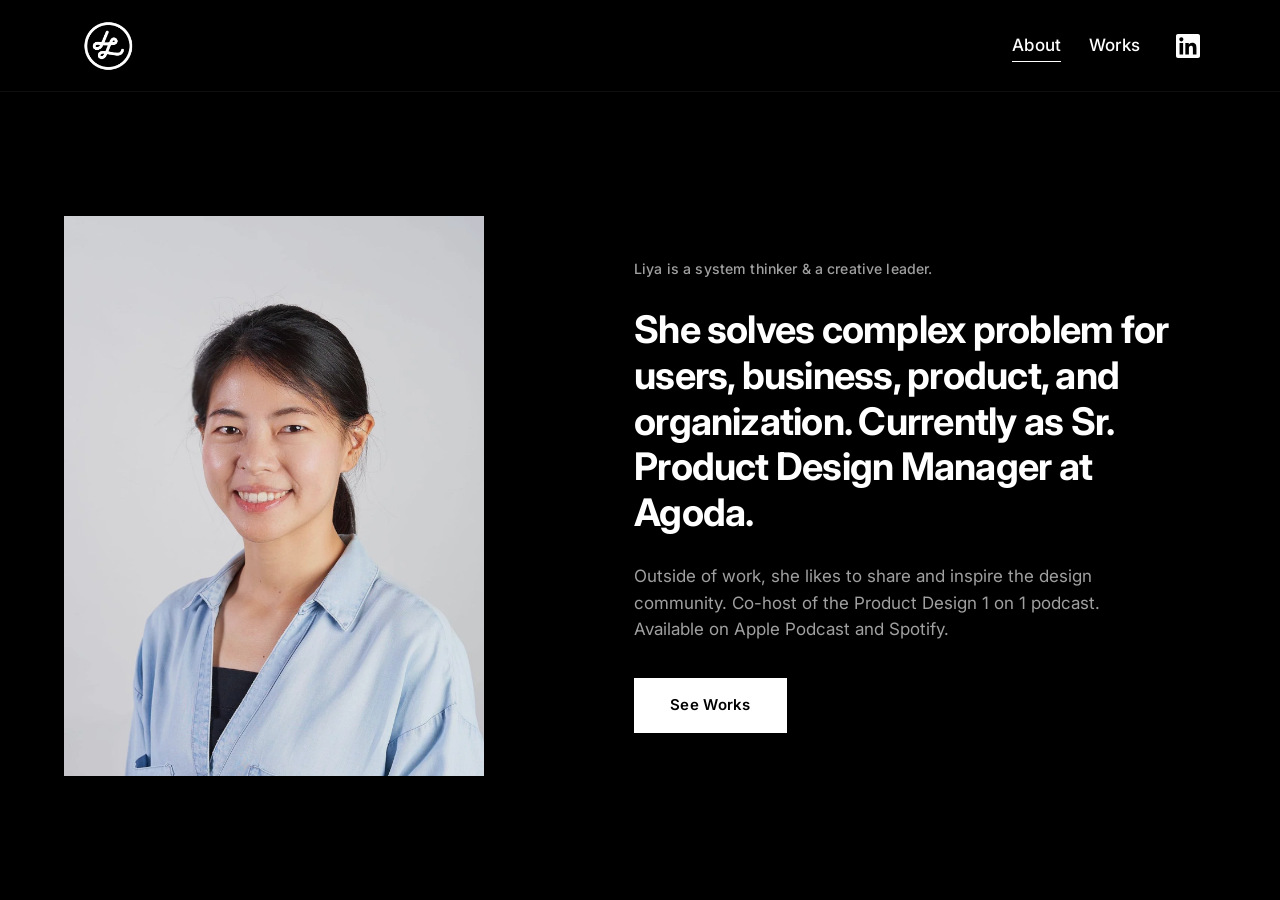
<file: index.html>
<!DOCTYPE html>
<html lang="en">
  <head>
    <meta charset="UTF-8" />
    <meta name="viewport" content="width=device-width, initial-scale=1.0" />
    <title>Liya — Product Design</title>
    <link rel="preconnect" href="https://fonts.googleapis.com" />
    <link rel="preconnect" href="https://fonts.gstatic.com" crossorigin />
    <link
      href="https://fonts.googleapis.com/css2?family=Inter:wght@400;500;600;700&display=swap"
      rel="stylesheet"
    />
    <link rel="stylesheet" href="styles.css" />
    <link rel="stylesheet" href="site-header.css" />
  </head>
  <body class="site-shell">
    <header class="site-nav" id="site-nav">
      <div class="site-nav__inner">
        <a class="site-nav__logo" href="index.html" aria-label="Liya — Home">
          <img src="assets/logo.png" alt="" width="80" height="80" />
        </a>
        <div class="site-nav__menu">
          <ul class="site-nav__links">
            <li class="site-nav__item">
              <a
                class="site-nav__link site-nav__link--active"
                href="index.html"
                aria-current="page"
                >About</a
              >
            </li>
            <li class="site-nav__item">
              <a class="site-nav__link" href="works.html">Works</a>
            </li>
          </ul>
          <a
            class="site-nav__social"
            href="https://www.linkedin.com/in/liya-li/"
            target="_blank"
            rel="noopener noreferrer"
            aria-label="LinkedIn"
          >
            <svg viewBox="0 0 24 24" width="24" height="24" aria-hidden="true">
              <path
                fill="currentColor"
                d="M20.447 20.452h-3.554v-5.569c0-1.328-.027-3.037-1.852-3.037-1.853 0-2.136 1.445-2.136 2.939v5.667H9.351V9h3.414v1.561h.046c.477-.9 1.637-1.85 3.37-1.85 3.601 0 4.267 2.37 4.267 5.455v6.286zM5.337 7.433c-1.144 0-2.063-.926-2.063-2.065 0-1.138.92-2.063 2.063-2.063 1.14 0 2.064.925 2.064 2.063 0 1.139-.925 2.065-2.064 2.065zm1.782 13.019H3.555V9h3.564v11.452zM22 0H2C.9 0 0 .9 0 2v20c0 1.1.9 2 2 2h20c1.1 0 2-.9 2-2V2c0-1.1-.9-2-2-2z"
              />
            </svg>
          </a>
        </div>
      </div>
    </header>
    <main class="hero">
      <div class="hero__inner">
        <div class="hero__visual">
          <img
            class="hero__photo"
            src="assets/headshot.png"
            alt="Portrait of Liya"
            width="560"
            height="720"
          />
        </div>
        <div class="hero__content">
          <p class="hero__tagline">
            Liya is a system thinker &amp; a creative leader.
          </p>
          <h1 class="hero__headline">
            She solves complex problem for users, business, product, and
            organization. Currently as Sr. Product Design Manager at Agoda.
          </h1>
          <p class="hero__secondary">
            Outside of work, she likes to share and inspire the design community.
            Co-host of the Product Design 1 on 1 podcast. Available on Apple
            Podcast and Spotify.
          </p>
          <a class="hero__cta" href="works.html">See Works</a>
        </div>
      </div>
    </main>
    <script src="ga4.js" defer></script>
    <script src="site-header.js" defer></script>
  </body>
</html>
</file>
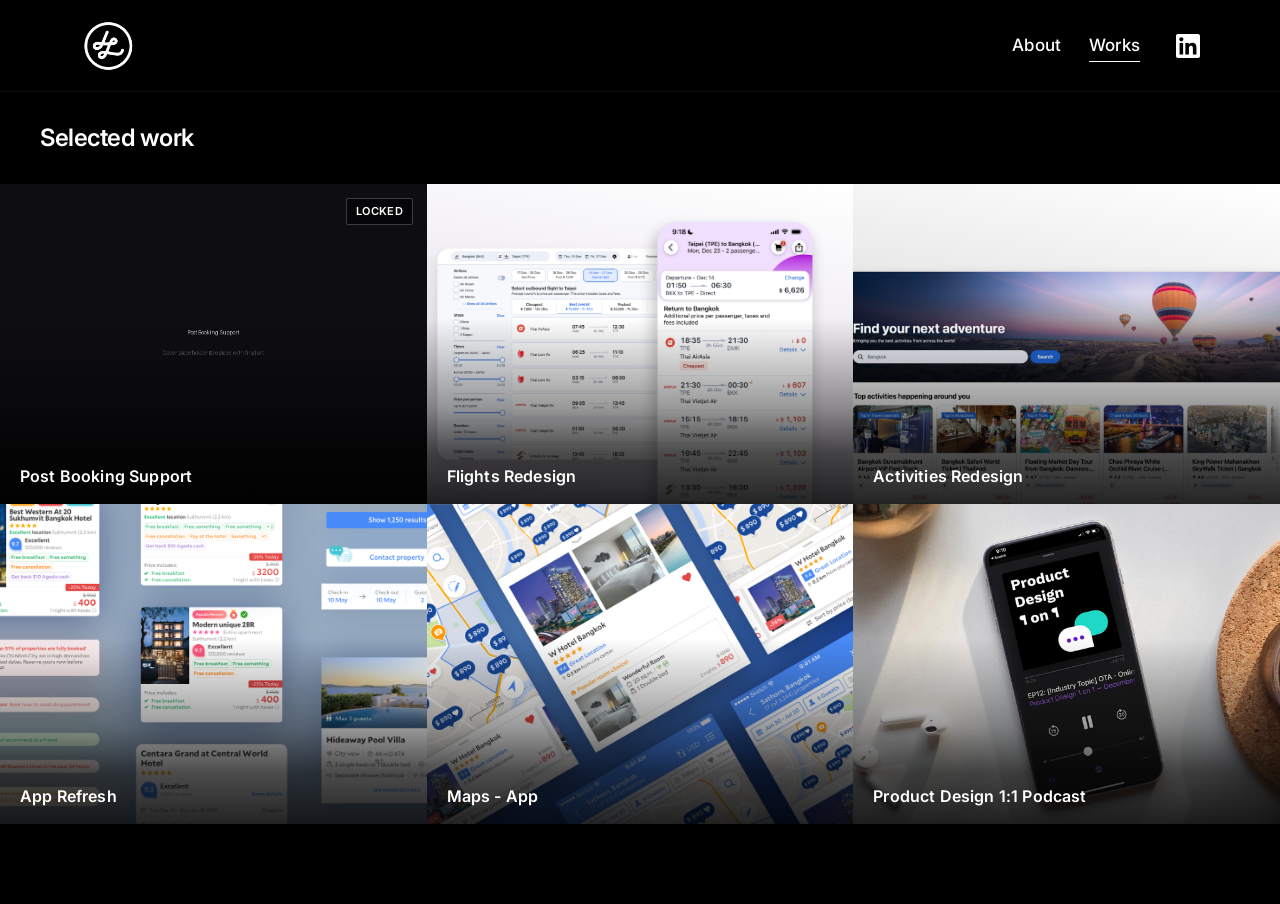
<file: works.html>
<!DOCTYPE html>
<html lang="en">
  <head>
    <meta charset="UTF-8" />
    <meta name="viewport" content="width=device-width, initial-scale=1.0" />
    <title>Works — Liya</title>
    <link rel="preconnect" href="https://fonts.googleapis.com" />
    <link rel="preconnect" href="https://fonts.gstatic.com" crossorigin />
    <link
      href="https://fonts.googleapis.com/css2?family=Inter:wght@400;500;600;700&display=swap"
      rel="stylesheet"
    />
    <link rel="stylesheet" href="styles.css" />
    <link rel="stylesheet" href="site-header.css" />
    <link rel="stylesheet" href="works.css" />
  </head>
  <body class="site-shell">
    <header class="site-nav" id="site-nav">
      <div class="site-nav__inner">
        <a class="site-nav__logo" href="index.html" aria-label="Liya — Home">
          <img src="assets/logo.png" alt="" width="80" height="80" />
        </a>
        <div class="site-nav__menu">
          <ul class="site-nav__links">
            <li class="site-nav__item">
              <a class="site-nav__link" href="index.html">About</a>
            </li>
            <li class="site-nav__item">
              <a
                class="site-nav__link site-nav__link--active"
                href="works.html"
                aria-current="page"
                >Works</a
              >
            </li>
          </ul>
          <a
            class="site-nav__social"
            href="https://www.linkedin.com/in/liya-li/"
            target="_blank"
            rel="noopener noreferrer"
            aria-label="LinkedIn"
          >
            <svg viewBox="0 0 24 24" width="24" height="24" aria-hidden="true">
              <path
                fill="currentColor"
                d="M20.447 20.452h-3.554v-5.569c0-1.328-.027-3.037-1.852-3.037-1.853 0-2.136 1.445-2.136 2.939v5.667H9.351V9h3.414v1.561h.046c.477-.9 1.637-1.85 3.37-1.85 3.601 0 4.267 2.37 4.267 5.455v6.286zM5.337 7.433c-1.144 0-2.063-.926-2.063-2.065 0-1.138.92-2.063 2.063-2.063 1.14 0 2.064.925 2.064 2.063 0 1.139-.925 2.065-2.064 2.065zm1.782 13.019H3.555V9h3.564v11.452zM22 0H2C.9 0 0 .9 0 2v20c0 1.1.9 2 2 2h20c1.1 0 2-.9 2-2V2c0-1.1-.9-2-2-2z"
              />
            </svg>
          </a>
        </div>
      </div>
    </header>
    <main class="works-page">
      <header class="works-page__head">
        <h1 class="works-page__title">Selected work</h1>
      </header>
      <ul class="work-grid">
        <li class="work-grid__item">
          <a class="work-card work-card--locked" href="work/agoda-support.html">
            <div class="work-card__media">
              <img
                src="assets/work-covers/agoda-support.jpg"
                alt=""
                width="800"
                height="600"
                loading="lazy"
                decoding="async"
              />
              <span class="work-card__badge">Locked</span>
              <span class="work-card__title">Post Booking Support</span>
            </div>
          </a>
        </li>
        <li class="work-grid__item">
          <a class="work-card" href="work/agoda-flights.html">
            <div class="work-card__media">
              <img
                src="assets/work-covers/agoda-flights.jpg"
                alt=""
                width="800"
                height="600"
                loading="lazy"
                decoding="async"
              />
              <span class="work-card__title">Flights Redesign</span>
            </div>
          </a>
        </li>
        <li class="work-grid__item">
          <a class="work-card" href="work/agoda-activities.html">
            <div class="work-card__media">
              <img
                src="assets/work-covers/agoda-activities.jpg"
                alt=""
                width="800"
                height="600"
                loading="lazy"
                decoding="async"
              />
              <span class="work-card__title">Activities Redesign</span>
            </div>
          </a>
        </li>
        <li class="work-grid__item">
          <a class="work-card" href="work/app-refresh.html">
            <div class="work-card__media">
              <img
                src="assets/work-covers/app-refresh.jpg"
                alt=""
                width="800"
                height="600"
                loading="lazy"
                decoding="async"
              />
              <span class="work-card__title">App Refresh</span>
            </div>
          </a>
        </li>
        <li class="work-grid__item">
          <a class="work-card" href="work/agoda-maps-app.html">
            <div class="work-card__media">
              <img
                src="assets/work-covers/agoda-maps-app.jpg"
                alt=""
                width="800"
                height="600"
                loading="lazy"
                decoding="async"
              />
              <span class="work-card__title">Maps - App</span>
            </div>
          </a>
        </li>
        <li class="work-grid__item">
          <a class="work-card" href="work/product-design-1-1-podcast.html">
            <div class="work-card__media">
              <img
                src="assets/work-covers/product-design-1-1-podcast.jpg"
                alt=""
                width="800"
                height="600"
                loading="lazy"
                decoding="async"
              />
              <span class="work-card__title">Product Design 1:1 Podcast</span>
            </div>
          </a>
        </li>
      </ul>
    </main>
    <script src="ga4.js" defer></script>
    <script src="site-header.js" defer></script>
  </body>
</html>
</file>
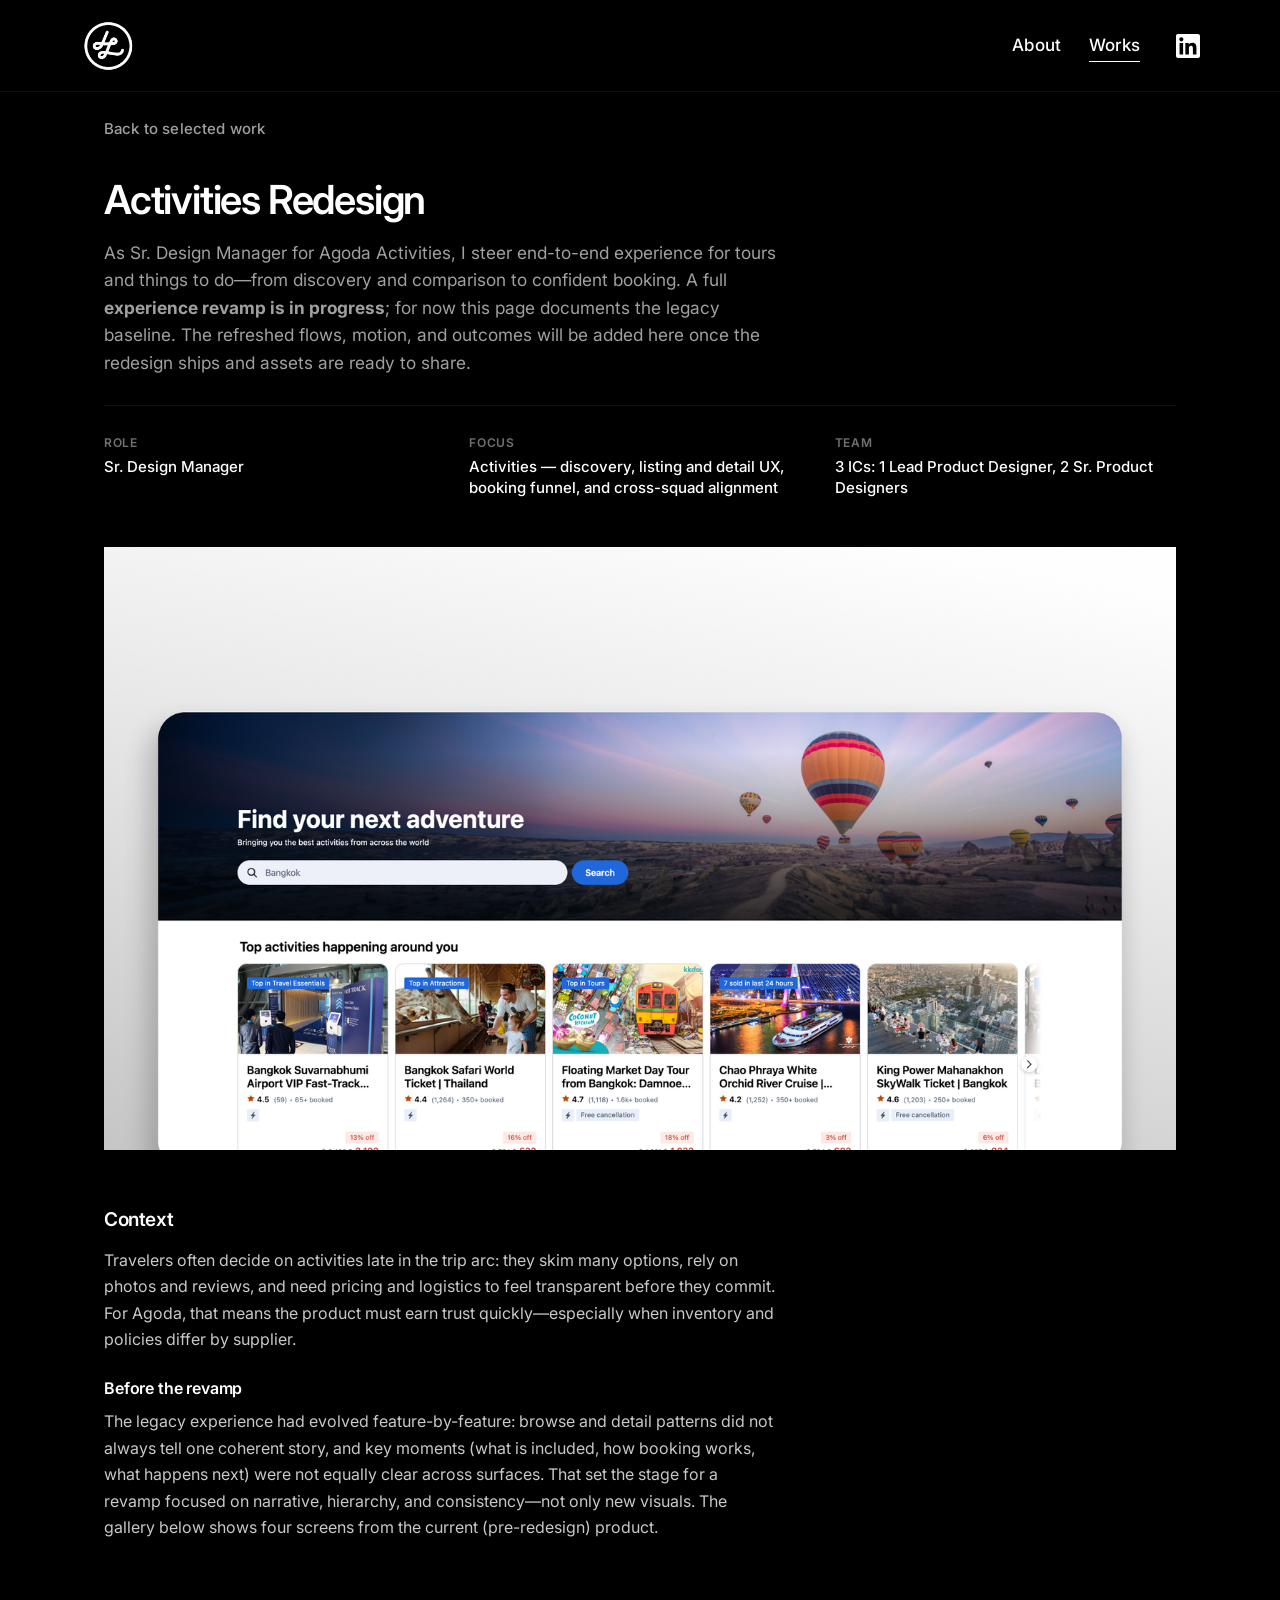
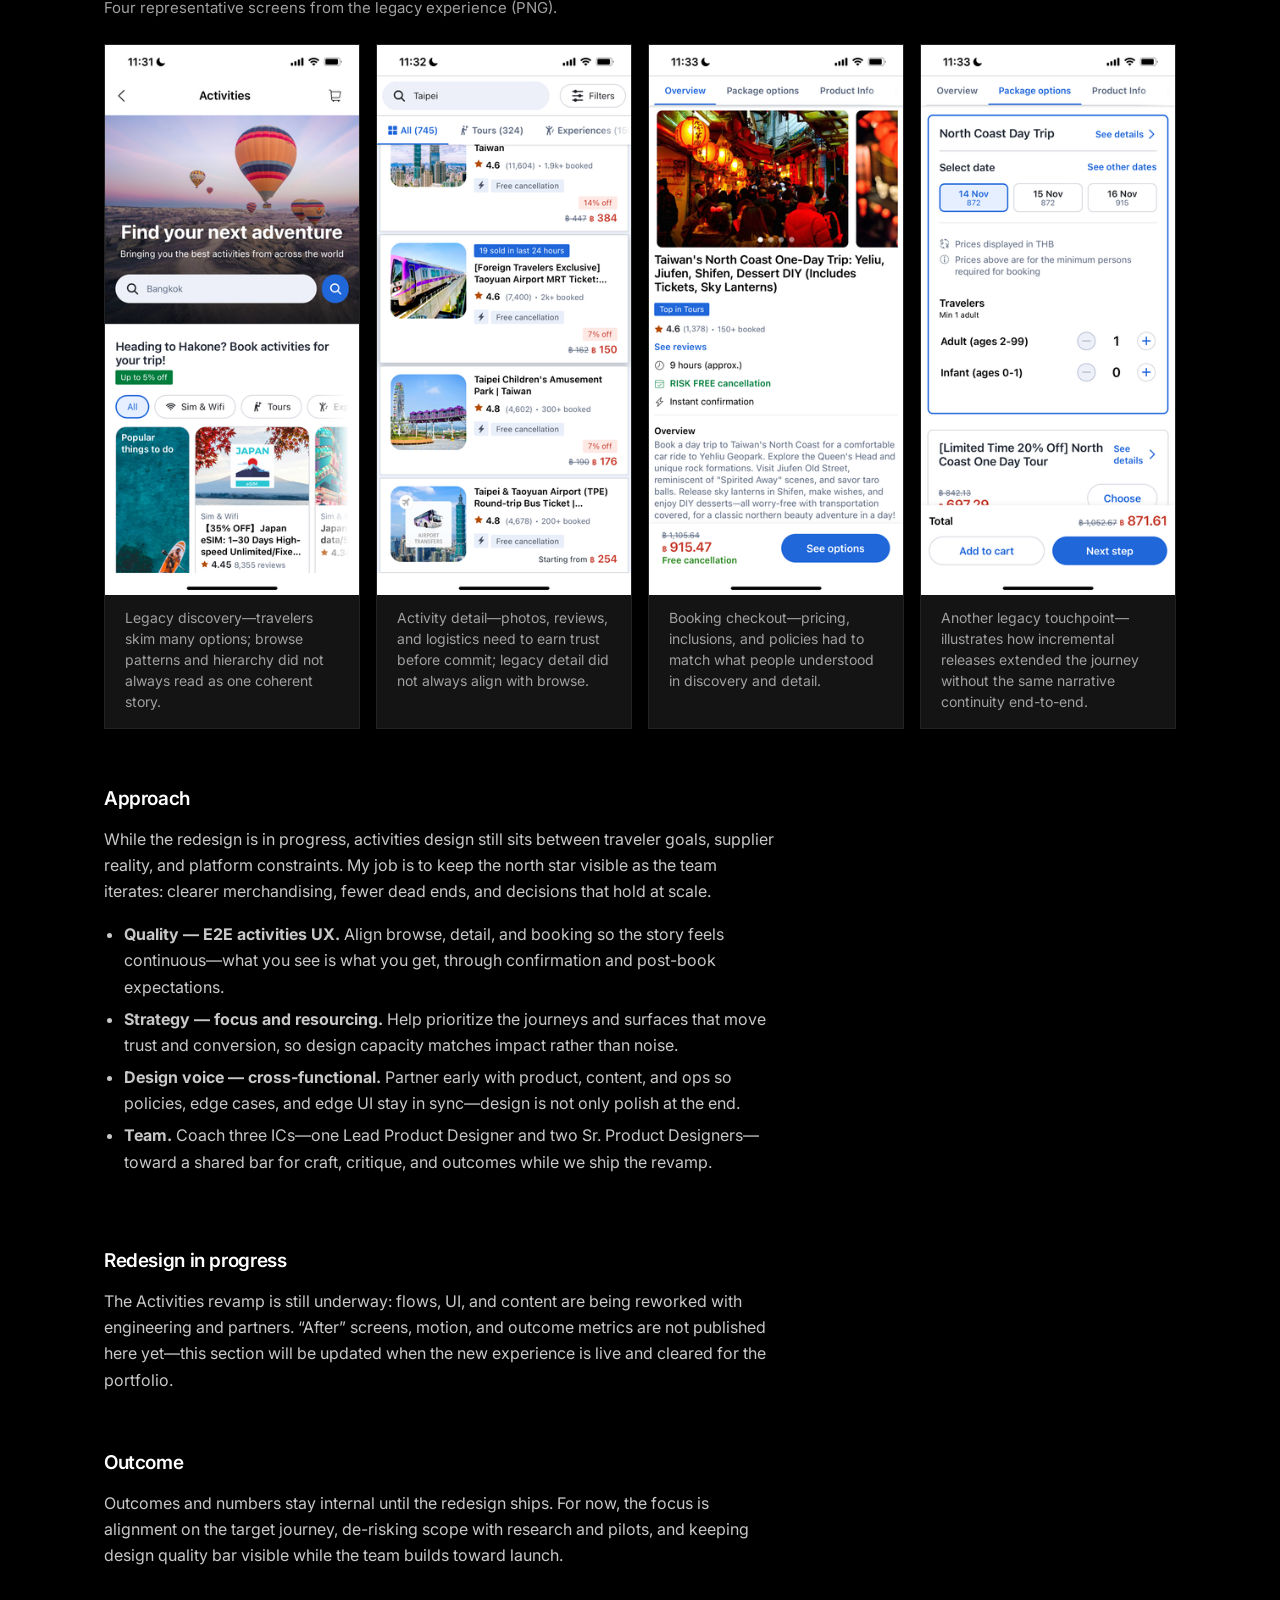
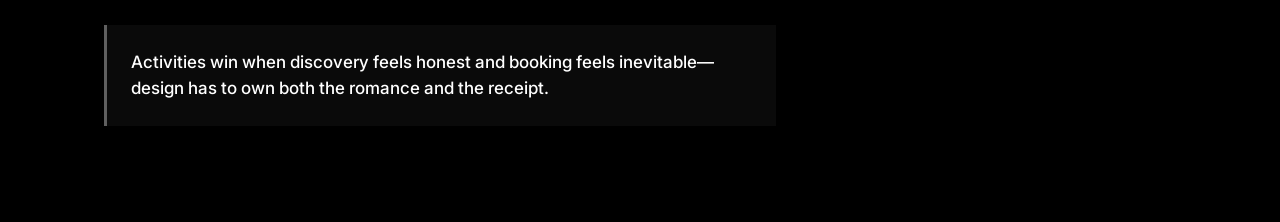
<file: work/agoda-activities.html>
<!DOCTYPE html>
<html lang="en">
  <head>
    <meta charset="UTF-8" />
    <meta name="viewport" content="width=device-width, initial-scale=1.0" />
    <title>Activities Redesign — Liya</title>
    <link rel="preconnect" href="https://fonts.googleapis.com" />
    <link rel="preconnect" href="https://fonts.gstatic.com" crossorigin />
    <link
      href="https://fonts.googleapis.com/css2?family=Inter:wght@400;500;600;700&display=swap"
      rel="stylesheet"
    />
    <link rel="stylesheet" href="../styles.css" />
    <link rel="stylesheet" href="../site-header.css" />
    <link rel="stylesheet" href="../case-study.css" />
  </head>
  <body class="site-shell">
    <header class="site-nav" id="site-nav">
      <div class="site-nav__inner">
        <a class="site-nav__logo" href="../index.html" aria-label="Liya — Home">
          <img src="../assets/logo.png" alt="" width="80" height="80" />
        </a>
        <div class="site-nav__menu">
          <ul class="site-nav__links">
            <li class="site-nav__item">
              <a class="site-nav__link" href="../index.html">About</a>
            </li>
            <li class="site-nav__item">
              <a
                class="site-nav__link site-nav__link--active"
                href="../works.html"
                aria-current="page"
                >Works</a
              >
            </li>
          </ul>
          <a
            class="site-nav__social"
            href="https://www.linkedin.com/in/liya-li/"
            target="_blank"
            rel="noopener noreferrer"
            aria-label="LinkedIn"
          >
            <svg viewBox="0 0 24 24" width="24" height="24" aria-hidden="true">
              <path
                fill="currentColor"
                d="M20.447 20.452h-3.554v-5.569c0-1.328-.027-3.037-1.852-3.037-1.853 0-2.136 1.445-2.136 2.939v5.667H9.351V9h3.414v1.561h.046c.477-.9 1.637-1.85 3.37-1.85 3.601 0 4.267 2.37 4.267 5.455v6.286zM5.337 7.433c-1.144 0-2.063-.926-2.063-2.065 0-1.138.92-2.063 2.063-2.063 1.14 0 2.064.925 2.064 2.063 0 1.139-.925 2.065-2.064 2.065zm1.782 13.019H3.555V9h3.564v11.452zM22 0H2C.9 0 0 .9 0 2v20c0 1.1.9 2 2 2h20c1.1 0 2-.9 2-2V2c0-1.1-.9-2-2-2z"
              />
            </svg>
          </a>
        </div>
      </div>
    </header>
    <main class="case-study">
      <a class="case-study__back" href="../works.html">Back to selected work</a>

      <div class="case-study__intro">
        <h1 class="case-study__title">Activities Redesign</h1>
        <p class="case-study__lead">
          As Sr. Design Manager for Agoda Activities, I steer end-to-end
          experience for tours and things to do—from discovery and comparison to
          confident booking. A full <strong>experience revamp is in progress</strong>;
          for now this page documents the legacy baseline. The refreshed flows,
          motion, and outcomes will be added here once the redesign ships and
          assets are ready to share.
        </p>
      </div>

      <ul class="case-study__meta">
        <li class="case-study__meta-item">
          <span class="case-study__meta-label">Role</span>
          <p class="case-study__meta-value">Sr. Design Manager</p>
        </li>
        <li class="case-study__meta-item">
          <span class="case-study__meta-label">Focus</span>
          <p class="case-study__meta-value">
            Activities — discovery, listing and detail UX, booking
            funnel, and cross-squad alignment
          </p>
        </li>
        <li class="case-study__meta-item">
          <span class="case-study__meta-label">Team</span>
          <p class="case-study__meta-value">
            3 ICs: 1 Lead Product Designer, 2 Sr. Product Designers
          </p>
        </li>
      </ul>

      <div class="case-study__hero">
        <img
          src="../assets/work-covers/agoda-activities.jpg"
          alt=""
          width="1600"
          height="900"
          loading="eager"
          decoding="async"
        />
      </div>

      <div class="case-study__content">
        <section class="case-study__section" aria-labelledby="act-context">
          <h2 id="act-context">Context</h2>
          <p>
            Travelers often decide on activities late in the trip arc: they
            skim many options, rely on photos and reviews, and need pricing and
            logistics to feel transparent before they commit. For Agoda, that
            means the product must earn trust quickly—especially when inventory
            and policies differ by supplier.
          </p>
          <h3 id="act-before">Before the revamp</h3>
          <p>
            The legacy experience had evolved feature-by-feature: browse and
            detail patterns did not always tell one coherent story, and key
            moments (what is included, how booking works, what happens next) were
            not equally clear across surfaces. That set the stage for a revamp
            focused on narrative, hierarchy, and consistency—not only new visuals.
            The gallery below shows four screens from the current (pre-redesign)
            product.
          </p>
        </section>

        <div
          class="case-study__gif-strip"
          role="group"
          aria-labelledby="act-before"
        >
          <p class="case-study__gif-strip__intro">
            Four representative screens from the legacy experience (PNG).
          </p>
          <div class="case-study__gif-grid case-study__gif-grid--four">
            <figure class="case-study__gif">
              <img
                src="../assets/work/agoda-activities/before-01.png"
                alt="Before revamp: activity discovery"
                width="400"
                height="710"
                loading="lazy"
                decoding="async"
              />
              <figcaption class="case-study__caption">
                Legacy discovery—travelers skim many options; browse patterns and
                hierarchy did not always read as one coherent story.
              </figcaption>
            </figure>
            <figure class="case-study__gif">
              <img
                src="../assets/work/agoda-activities/before-02.png"
                alt="Before revamp: activity detail"
                width="400"
                height="710"
                loading="lazy"
                decoding="async"
              />
              <figcaption class="case-study__caption">
                Activity detail—photos, reviews, and logistics need to earn trust
                before commit; legacy detail did not always align with browse.
              </figcaption>
            </figure>
            <figure class="case-study__gif">
              <img
                src="../assets/work/agoda-activities/before-03.png"
                alt="Before revamp: booking checkout"
                width="400"
                height="710"
                loading="lazy"
                decoding="async"
              />
              <figcaption class="case-study__caption">
                Booking checkout—pricing, inclusions, and policies had to match
                what people understood in discovery and detail.
              </figcaption>
            </figure>
            <figure class="case-study__gif">
              <img
                src="../assets/work/agoda-activities/before-04.png"
                alt="Before revamp: additional touchpoint in the legacy journey"
                width="400"
                height="710"
                loading="lazy"
                decoding="async"
              />
              <figcaption class="case-study__caption">
                Another legacy touchpoint—illustrates how incremental releases
                extended the journey without the same narrative continuity
                end-to-end.
              </figcaption>
            </figure>
          </div>
        </div>

        <section class="case-study__section" aria-labelledby="act-approach">
          <h2 id="act-approach">Approach</h2>
          <p>
            While the redesign is in progress, activities design still sits
            between traveler goals, supplier reality, and platform constraints. My
            job is to keep the north star visible as the team iterates: clearer
            merchandising, fewer dead ends, and decisions that hold at scale.
          </p>
          <ul>
            <li>
              <strong>Quality — E2E activities UX.</strong> Align browse,
              detail, and booking so the story feels continuous—what you see is
              what you get, through confirmation and post-book expectations.
            </li>
            <li>
              <strong>Strategy — focus and resourcing.</strong> Help prioritize
              the journeys and surfaces that move trust and conversion, so design
              capacity matches impact rather than noise.
            </li>
            <li>
              <strong>Design voice — cross-functional.</strong> Partner early with
              product, content, and ops so policies, edge cases, and edge UI stay
              in sync—design is not only polish at the end.
            </li>
            <li>
              <strong>Team.</strong> Coach three ICs—one Lead Product Designer and
              two Sr. Product Designers—toward a shared bar for craft, critique,
              and outcomes while we ship the revamp.
            </li>
          </ul>
        </section>

        <section class="case-study__section" aria-labelledby="act-status">
          <h2 id="act-status">Redesign in progress</h2>
          <p>
            The Activities revamp is still underway: flows, UI, and content are
            being reworked with engineering and partners. “After” screens,
            motion, and outcome metrics are not published here yet—this section
            will be updated when the new experience is live and cleared for the
            portfolio.
          </p>
        </section>

        <section class="case-study__section" aria-labelledby="act-outcome">
          <h2 id="act-outcome">Outcome</h2>
          <p>
            Outcomes and numbers stay internal until the redesign ships. For now,
            the focus is alignment on the target journey, de-risking scope with
            research and pilots, and keeping design quality bar visible while the
            team builds toward launch.
          </p>
        </section>

        <aside class="case-study__callout" aria-label="Reflection">
          <p>
            Activities win when discovery feels honest and booking feels
            inevitable—design has to own both the romance and the receipt.
          </p>
        </aside>
      </div>
    </main>
    <script src="../ga4.js" defer></script>
    <script src="../site-header.js" defer></script>
  </body>
</html>
</file>
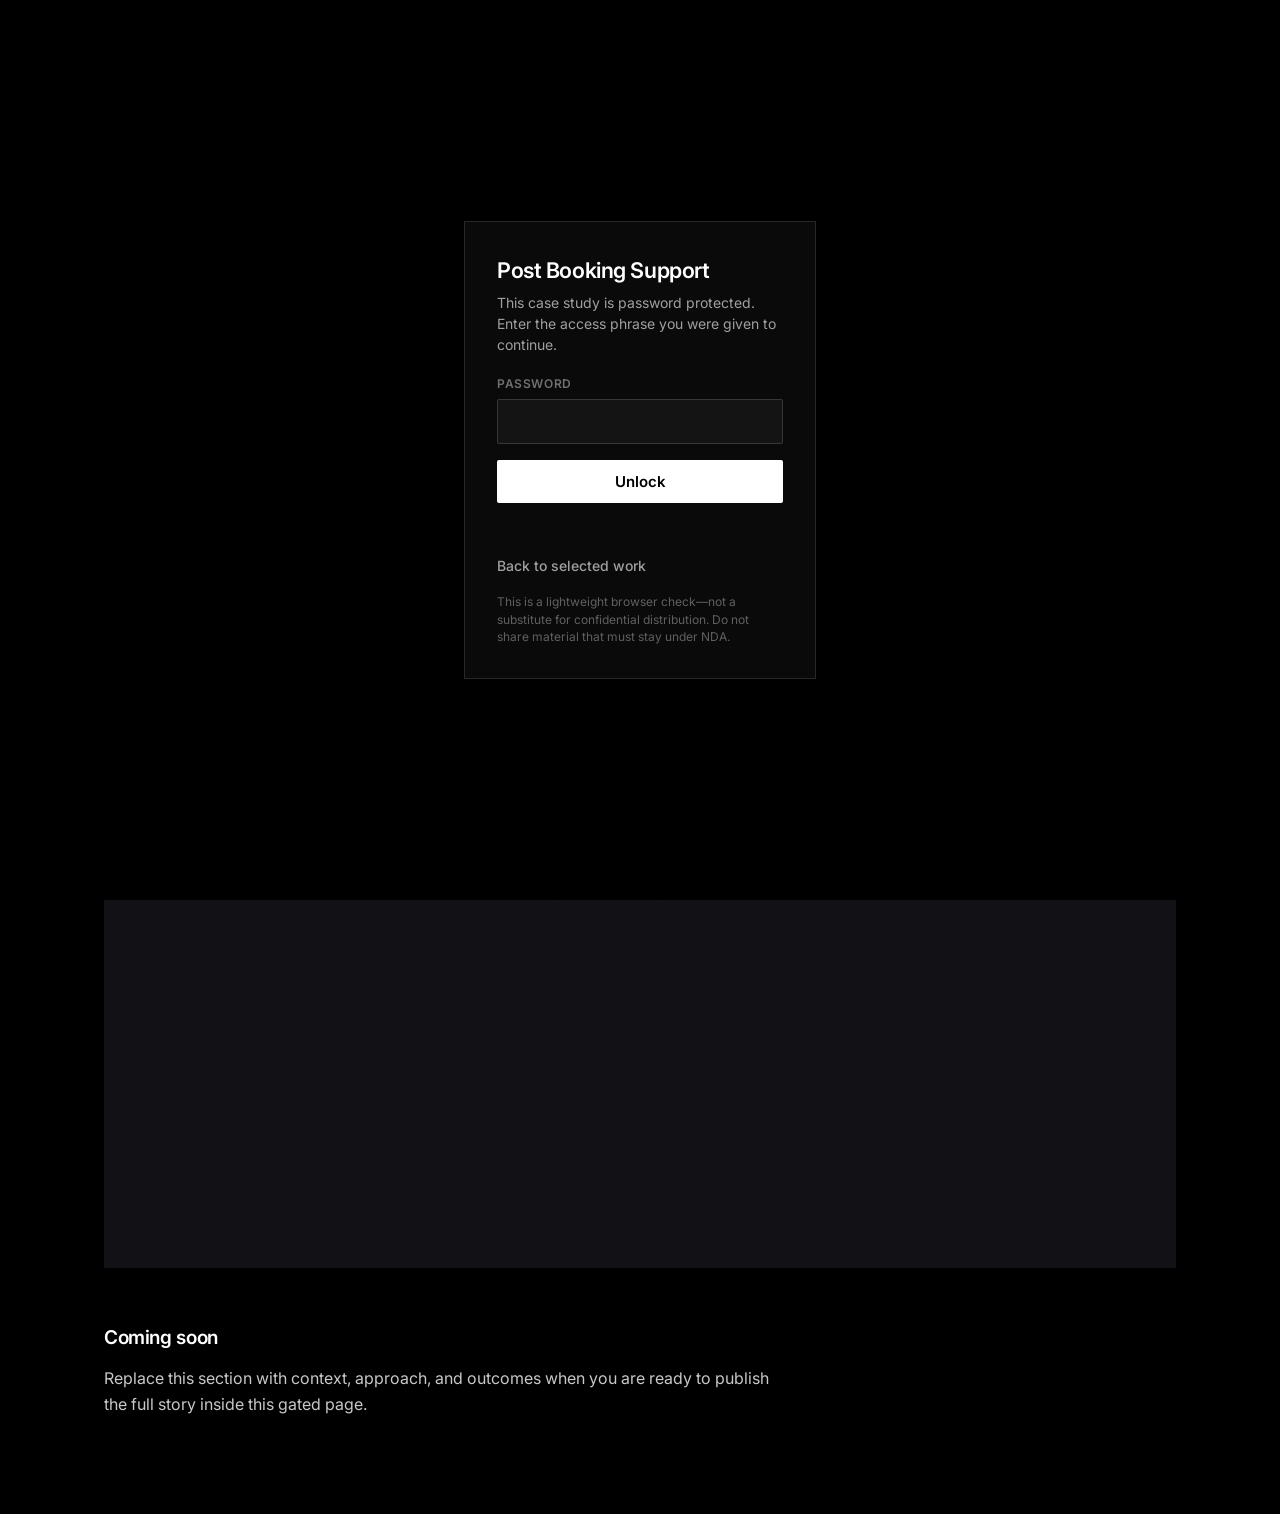
<file: work/agoda-support.html>
<!DOCTYPE html>
<html lang="en">
  <head>
    <meta charset="UTF-8" />
    <meta name="viewport" content="width=device-width, initial-scale=1.0" />
    <title>Post Booking Support — Liya</title>
    <link rel="preconnect" href="https://fonts.googleapis.com" />
    <link rel="preconnect" href="https://fonts.gstatic.com" crossorigin />
    <link
      href="https://fonts.googleapis.com/css2?family=Inter:wght@400;500;600;700&display=swap"
      rel="stylesheet"
    />
    <link rel="stylesheet" href="../styles.css" />
    <link rel="stylesheet" href="../site-header.css" />
    <link rel="stylesheet" href="../case-study.css" />
    <link rel="stylesheet" href="agoda-support.css" />
  </head>
  <body class="site-shell">
    <div id="agoda-support-gate" class="support-gate support-gate--overlay">
      <div class="support-gate__panel">
        <h1 class="support-gate__title">Post Booking Support</h1>
        <p class="support-gate__subtitle">
          This case study is password protected. Enter the access phrase you were
          given to continue.
        </p>
        <form id="agoda-support-unlock-form" autocomplete="off">
          <label class="support-gate__label" for="agoda-support-password"
            >Password</label
          >
          <input
            class="support-gate__input"
            type="password"
            id="agoda-support-password"
            name="password"
            required
            minlength="1"
            autocomplete="current-password"
            aria-describedby="agoda-support-gate-error"
          />
          <button class="support-gate__submit" type="submit">Unlock</button>
          <p
            id="agoda-support-gate-error"
            class="support-gate__error"
            role="status"
            aria-live="polite"
          ></p>
        </form>
        <a class="support-gate__back" href="../works.html">Back to selected work</a>
        <p class="support-gate__note">
          This is a lightweight browser check—not a substitute for confidential
          distribution. Do not share material that must stay under NDA.
        </p>
      </div>
    </div>

    <header class="site-nav" id="site-nav">
      <div class="site-nav__inner">
        <a class="site-nav__logo" href="../index.html" aria-label="Liya — Home">
          <img src="../assets/logo.png" alt="" width="80" height="80" />
        </a>
        <div class="site-nav__menu">
          <ul class="site-nav__links">
            <li class="site-nav__item">
              <a class="site-nav__link" href="../index.html">About</a>
            </li>
            <li class="site-nav__item">
              <a
                class="site-nav__link site-nav__link--active"
                href="../works.html"
                aria-current="page"
                >Works</a
              >
            </li>
          </ul>
          <a
            class="site-nav__social"
            href="https://www.linkedin.com/in/liya-li/"
            target="_blank"
            rel="noopener noreferrer"
            aria-label="LinkedIn"
          >
            <svg viewBox="0 0 24 24" width="24" height="24" aria-hidden="true">
              <path
                fill="currentColor"
                d="M20.447 20.452h-3.554v-5.569c0-1.328-.027-3.037-1.852-3.037-1.853 0-2.136 1.445-2.136 2.939v5.667H9.351V9h3.414v1.561h.046c.477-.9 1.637-1.85 3.37-1.85 3.601 0 4.267 2.37 4.267 5.455v6.286zM5.337 7.433c-1.144 0-2.063-.926-2.063-2.065 0-1.138.92-2.063 2.063-2.063 1.14 0 2.064.925 2.064 2.063 0 1.139-.925 2.065-2.064 2.065zm1.782 13.019H3.555V9h3.564v11.452zM22 0H2C.9 0 0 .9 0 2v20c0 1.1.9 2 2 2h20c1.1 0 2-.9 2-2V2c0-1.1-.9-2-2-2z"
              />
            </svg>
          </a>
        </div>
      </div>
    </header>
    <main class="case-study">
      <a class="case-study__back" href="../works.html">Back to selected work</a>

      <div class="case-study__intro">
        <h1 class="case-study__title">Post Booking Support</h1>
        <p class="case-study__lead">
          Case study copy and visuals will go here. This page is gated so you can
          share work-in-progress or sensitive flows with reviewers who have the
          password.
        </p>
      </div>

      <ul class="case-study__meta">
        <li class="case-study__meta-item">
          <span class="case-study__meta-label">Role</span>
          <p class="case-study__meta-value">—</p>
        </li>
        <li class="case-study__meta-item">
          <span class="case-study__meta-label">Focus</span>
          <p class="case-study__meta-value">
            Customer help, self-serve flows, and care after checkout
          </p>
        </li>
        <li class="case-study__meta-item">
          <span class="case-study__meta-label">Timeline</span>
          <p class="case-study__meta-value">—</p>
        </li>
      </ul>

      <div class="case-study__hero">
        <img
          src="../assets/work-covers/agoda-support.jpg"
          alt=""
          width="1600"
          height="900"
          loading="eager"
          decoding="async"
        />
      </div>

      <div class="case-study__content">
        <section class="case-study__section" aria-labelledby="as-placeholder">
          <h2 id="as-placeholder">Coming soon</h2>
          <p>
            Replace this section with context, approach, and outcomes when you are
            ready to publish the full story inside this gated page.
          </p>
        </section>
      </div>
    </main>
    <script src="../ga4.js" defer></script>
    <script src="../site-header.js" defer></script>
    <script src="agoda-support.js" defer></script>
  </body>
</html>
</file>
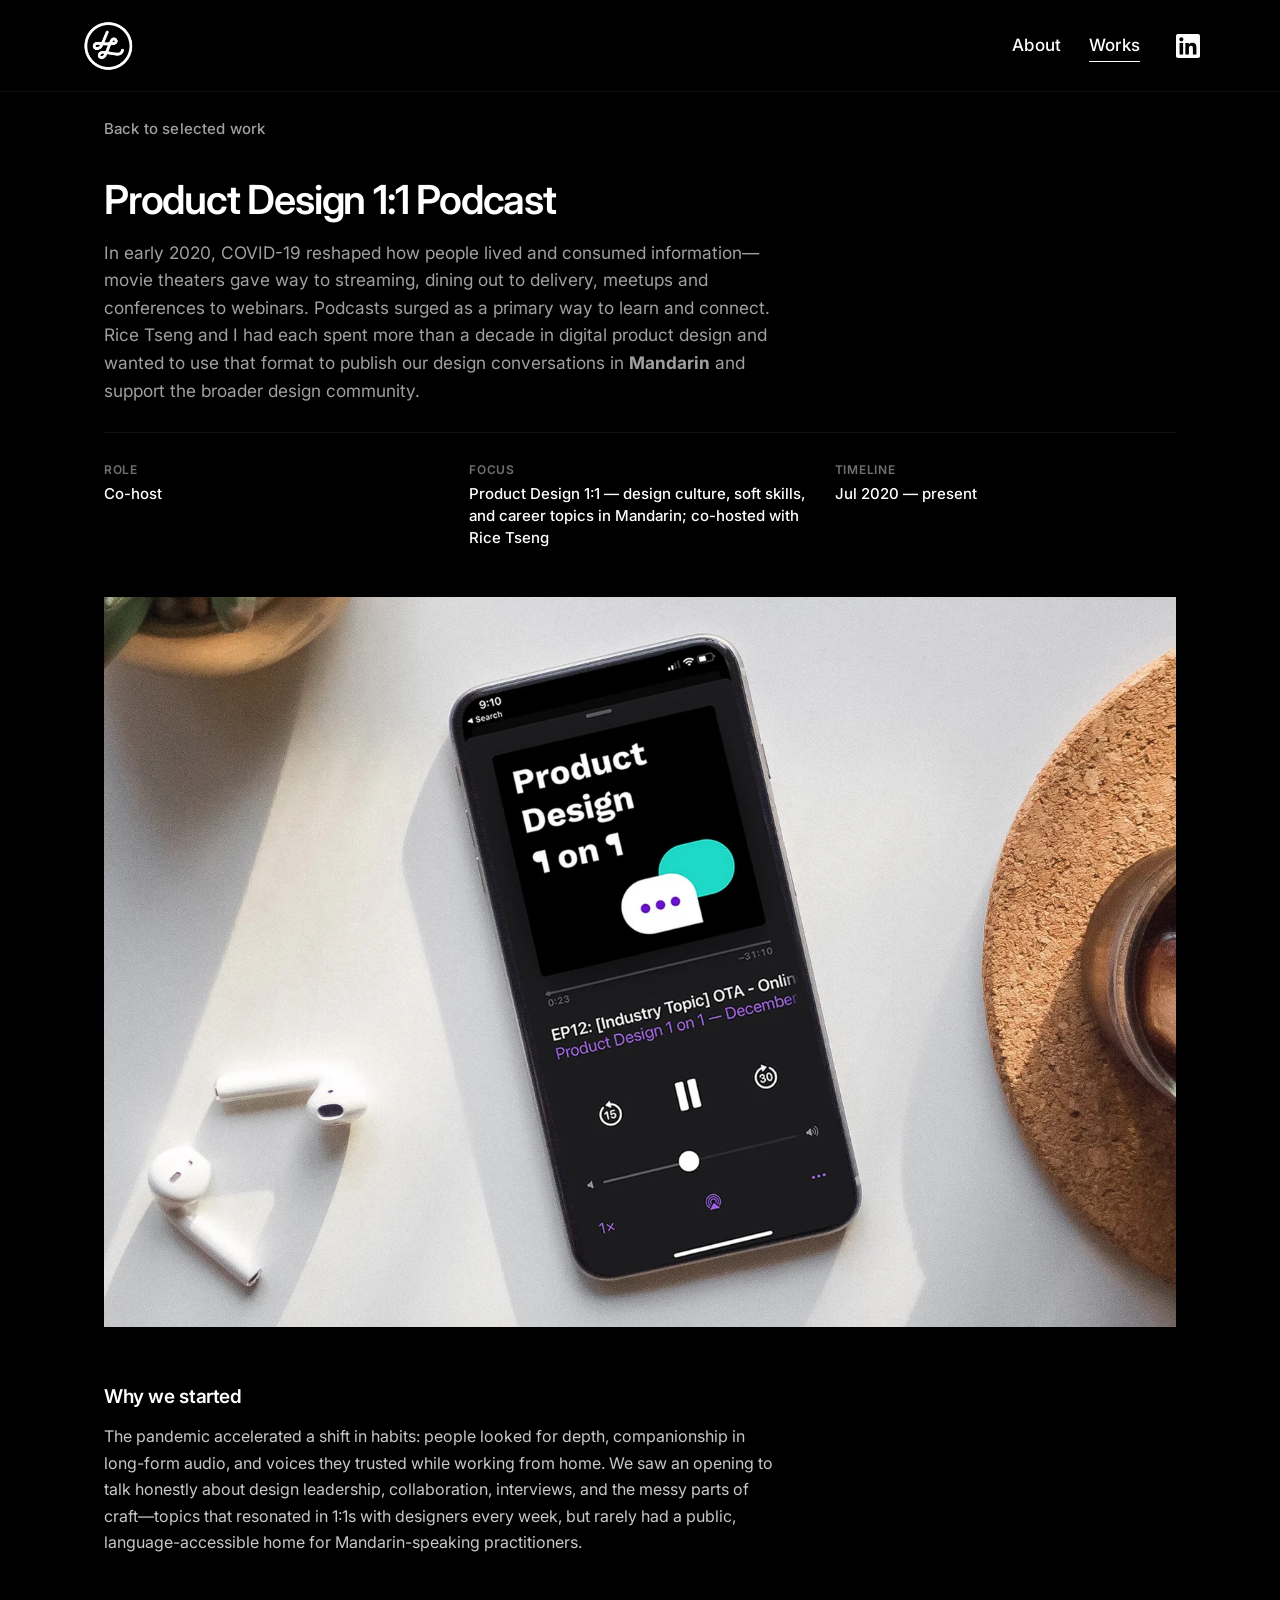
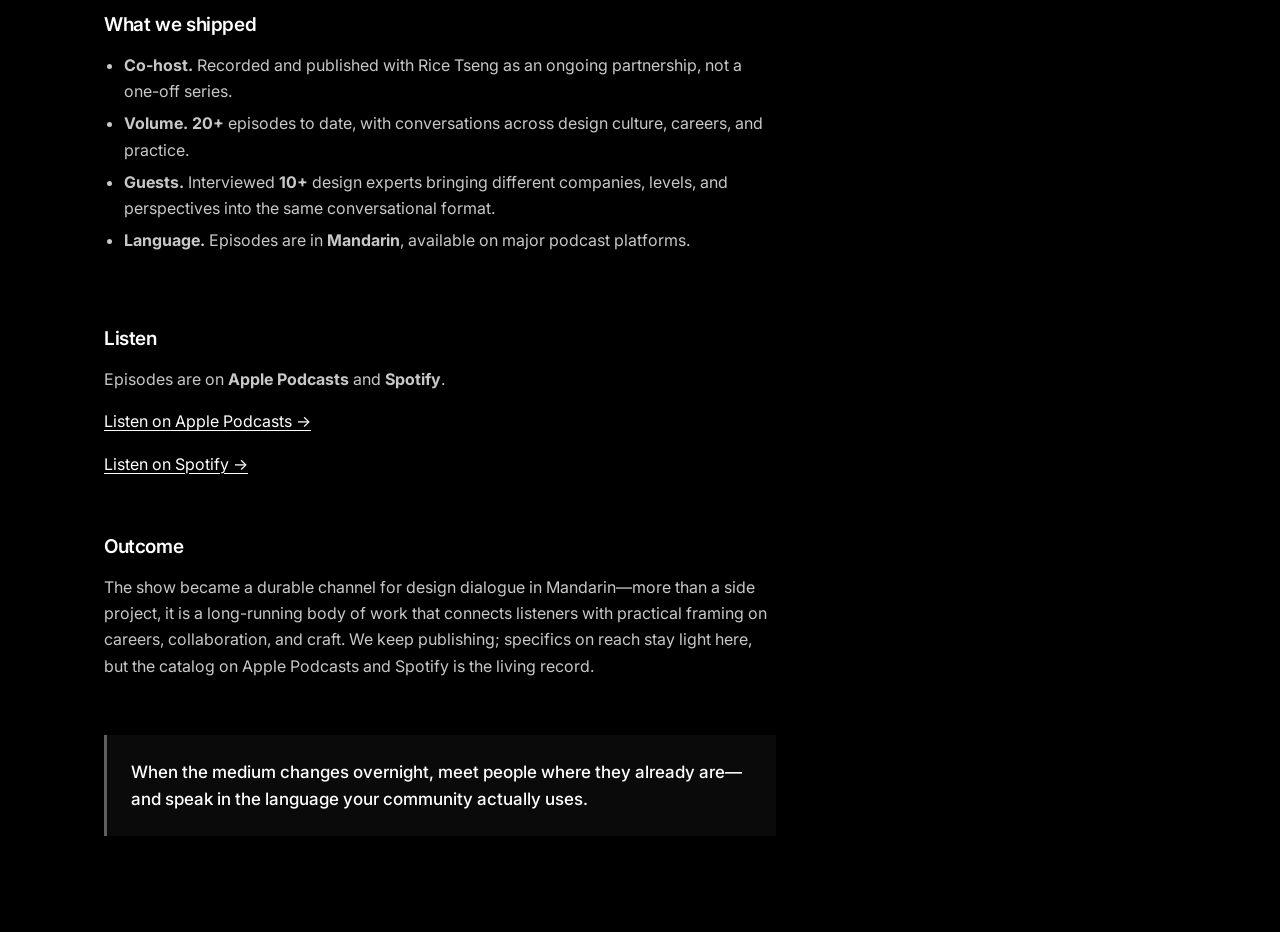
<file: work/product-design-1-1-podcast.html>
<!DOCTYPE html>
<html lang="en">
  <head>
    <meta charset="UTF-8" />
    <meta name="viewport" content="width=device-width, initial-scale=1.0" />
    <title>Product Design 1:1 Podcast — Liya</title>
    <link rel="preconnect" href="https://fonts.googleapis.com" />
    <link rel="preconnect" href="https://fonts.gstatic.com" crossorigin />
    <link
      href="https://fonts.googleapis.com/css2?family=Inter:wght@400;500;600;700&display=swap"
      rel="stylesheet"
    />
    <link rel="stylesheet" href="../styles.css" />
    <link rel="stylesheet" href="../site-header.css" />
    <link rel="stylesheet" href="../case-study.css" />
  </head>
  <body class="site-shell">
    <header class="site-nav" id="site-nav">
      <div class="site-nav__inner">
        <a class="site-nav__logo" href="../index.html" aria-label="Liya — Home">
          <img src="../assets/logo.png" alt="" width="80" height="80" />
        </a>
        <div class="site-nav__menu">
          <ul class="site-nav__links">
            <li class="site-nav__item">
              <a class="site-nav__link" href="../index.html">About</a>
            </li>
            <li class="site-nav__item">
              <a
                class="site-nav__link site-nav__link--active"
                href="../works.html"
                aria-current="page"
                >Works</a
              >
            </li>
          </ul>
          <a
            class="site-nav__social"
            href="https://www.linkedin.com/in/liya-li/"
            target="_blank"
            rel="noopener noreferrer"
            aria-label="LinkedIn"
          >
            <svg viewBox="0 0 24 24" width="24" height="24" aria-hidden="true">
              <path
                fill="currentColor"
                d="M20.447 20.452h-3.554v-5.569c0-1.328-.027-3.037-1.852-3.037-1.853 0-2.136 1.445-2.136 2.939v5.667H9.351V9h3.414v1.561h.046c.477-.9 1.637-1.85 3.37-1.85 3.601 0 4.267 2.37 4.267 5.455v6.286zM5.337 7.433c-1.144 0-2.063-.926-2.063-2.065 0-1.138.92-2.063 2.063-2.063 1.14 0 2.064.925 2.064 2.063 0 1.139-.925 2.065-2.064 2.065zm1.782 13.019H3.555V9h3.564v11.452zM22 0H2C.9 0 0 .9 0 2v20c0 1.1.9 2 2 2h20c1.1 0 2-.9 2-2V2c0-1.1-.9-2-2-2z"
              />
            </svg>
          </a>
        </div>
      </div>
    </header>
    <main class="case-study">
      <a class="case-study__back" href="../works.html">Back to selected work</a>

      <div class="case-study__intro">
        <h1 class="case-study__title">Product Design 1:1 Podcast</h1>
        <p class="case-study__lead">
          In early 2020, COVID-19 reshaped how people lived and consumed
          information—movie theaters gave way to streaming, dining out to delivery,
          meetups and conferences to webinars. Podcasts surged as a primary way to
          learn and connect. Rice Tseng and I had each spent more than a decade in
          digital product design and wanted to use that format to publish our
          design conversations in <strong>Mandarin</strong> and support the broader
          design community.
        </p>
      </div>

      <ul class="case-study__meta">
        <li class="case-study__meta-item">
          <span class="case-study__meta-label">Role</span>
          <p class="case-study__meta-value">Co-host</p>
        </li>
        <li class="case-study__meta-item">
          <span class="case-study__meta-label">Focus</span>
          <p class="case-study__meta-value">
            Product Design 1:1 — design culture, soft skills, and career topics in
            Mandarin; co-hosted with Rice Tseng
          </p>
        </li>
        <li class="case-study__meta-item">
          <span class="case-study__meta-label">Timeline</span>
          <p class="case-study__meta-value">Jul 2020 — present</p>
        </li>
      </ul>

      <div class="case-study__hero">
        <img
          src="../assets/work-covers/product-design-1-1-podcast.jpg"
          alt=""
          width="1600"
          height="900"
          loading="eager"
          decoding="async"
        />
      </div>

      <div class="case-study__content">
        <section class="case-study__section" aria-labelledby="pd-context">
          <h2 id="pd-context">Why we started</h2>
          <p>
            The pandemic accelerated a shift in habits: people looked for depth,
            companionship in long-form audio, and voices they trusted while working
            from home. We saw an opening to talk honestly about design leadership,
            collaboration, interviews, and the messy parts of craft—topics that
            resonated in 1:1s with designers every week, but rarely had a public,
            language-accessible home for Mandarin-speaking practitioners.
          </p>
        </section>

        <section class="case-study__section" aria-labelledby="pd-format">
          <h2 id="pd-format">What we shipped</h2>
          <ul>
            <li>
              <strong>Co-host.</strong> Recorded and published with Rice Tseng as
              an ongoing partnership, not a one-off series.
            </li>
            <li>
              <strong>Volume.</strong> <strong>20+</strong> episodes to date, with
              conversations across design culture, careers, and practice.
            </li>
            <li>
              <strong>Guests.</strong> Interviewed <strong>10+</strong> design
              experts bringing different companies, levels, and perspectives into
              the same conversational format.
            </li>
            <li>
              <strong>Language.</strong> Episodes are in <strong>Mandarin</strong>,
              available on major podcast platforms.
            </li>
          </ul>
        </section>

        <section class="case-study__section" aria-labelledby="pd-listen">
          <h2 id="pd-listen">Listen</h2>
          <p>
            Episodes are on <strong>Apple Podcasts</strong> and
            <strong>Spotify</strong>.
          </p>
          <p>
            <a
              href="https://podcasts.apple.com/sg/podcast/product-design-1-on-1/id1521833729"
              target="_blank"
              rel="noopener noreferrer"
              >Listen on Apple Podcasts →</a
            >
          </p>
          <p>
            <a
              href="https://open.spotify.com/show/3ptkQxbdv3rifG7ukGbGfS"
              target="_blank"
              rel="noopener noreferrer"
              >Listen on Spotify →</a
            >
          </p>
        </section>

        <section class="case-study__section" aria-labelledby="pd-outcome">
          <h2 id="pd-outcome">Outcome</h2>
          <p>
            The show became a durable channel for design dialogue in Mandarin—more
            than a side project, it is a long-running body of work that connects
            listeners with practical framing on careers, collaboration, and craft.
            We keep publishing; specifics on reach stay light here, but the catalog
            on Apple Podcasts and Spotify is the living record.
          </p>
        </section>

        <aside class="case-study__callout" aria-label="Takeaway">
          <p>
            When the medium changes overnight, meet people where they already are—
            and speak in the language your community actually uses.
          </p>
        </aside>
      </div>
    </main>
    <script src="../ga4.js" defer></script>
    <script src="../site-header.js" defer></script>
  </body>
</html>
</file>
<file: styles.css>
*,
*::before,
*::after {
  box-sizing: border-box;
}

:root {
  --site-header-height: 5.75rem;
}

html {
  -webkit-text-size-adjust: 100%;
}

body {
  margin: 0;
  min-height: 100dvh;
  font-family: "Inter", system-ui, -apple-system, sans-serif;
  background: #000000;
  color: #ffffff;
  line-height: 1.5;
  -webkit-font-smoothing: antialiased;
}

.hero {
  min-height: calc(100dvh - var(--site-header-height, 5.75rem));
  display: flex;
  align-items: center;
  justify-content: center;
  padding: clamp(2rem, 6vw, 5rem) clamp(1.5rem, 5vw, 4rem);
}

.hero__inner {
  width: 100%;
  max-width: 1200px;
  display: grid;
  grid-template-columns: minmax(0, 1fr) minmax(0, 1.15fr);
  gap: clamp(2rem, 5vw, 4.5rem);
  align-items: center;
}

.hero__visual {
  display: flex;
  justify-content: flex-start;
  align-items: center;
}

.hero__photo {
  width: 100%;
  max-width: 420px;
  height: auto;
  display: block;
  object-fit: cover;
  aspect-ratio: 3 / 4;
}

.hero__content {
  display: flex;
  flex-direction: column;
  align-items: flex-start;
  gap: clamp(1.25rem, 3vw, 1.75rem);
}

.hero__tagline {
  margin: 0;
  font-size: clamp(0.8125rem, 1.1vw, 0.9375rem);
  font-weight: 500;
  letter-spacing: 0.01em;
  color: #a0a0a0;
  line-height: 1.45;
}

.hero__headline {
  margin: 0;
  font-size: clamp(1.5rem, 3.2vw, 2.375rem);
  font-weight: 700;
  line-height: 1.2;
  letter-spacing: -0.02em;
  color: #ffffff;
  max-width: 32ch;
}

.hero__secondary {
  margin: 0;
  font-size: clamp(0.9375rem, 1.35vw, 1.0625rem);
  font-weight: 400;
  color: #a0a0a0;
  line-height: 1.55;
  max-width: 48ch;
}

.hero__cta {
  margin-top: 0.5rem;
  display: inline-flex;
  align-items: center;
  justify-content: center;
  padding: 1rem 2.25rem;
  font-size: 0.9375rem;
  font-weight: 600;
  letter-spacing: 0.02em;
  color: #000000;
  background: #ffffff;
  text-decoration: none;
  border-radius: 0;
  border: none;
  transition: opacity 0.2s ease, transform 0.2s ease;
}

.hero__cta:hover {
  opacity: 0.92;
}

.hero__cta:focus-visible {
  outline: 2px solid #ffffff;
  outline-offset: 3px;
}

@media (max-width: 900px) {
  .hero__inner {
    grid-template-columns: 1fr;
    text-align: left;
  }

  .hero__visual {
    justify-content: center;
  }

  .hero__photo {
    max-width: min(320px, 70vw);
  }

  .hero__content {
    align-items: flex-start;
  }

  .hero__headline {
    max-width: none;
  }
}
</file>
<file: site-header.css>
/* Global top navigation — fixed, hide on scroll down / show on scroll up */

.site-shell {
  --header-offset: var(--site-header-height);
  padding-top: var(--header-offset);
  transition: padding-top 0.35s cubic-bezier(0.25, 0.46, 0.45, 0.94);
}

.site-shell.site-shell--nav-hidden {
  --header-offset: 0;
}

.site-nav {
  position: fixed;
  top: 0;
  left: 0;
  right: 0;
  z-index: 1000;
  height: var(--site-header-height);
  display: flex;
  align-items: center;
  background: #000000;
  border-bottom: 1px solid rgba(255, 255, 255, 0.06);
  transform: translateY(0);
  transition: transform 0.35s cubic-bezier(0.25, 0.46, 0.45, 0.94);
}

.site-shell.site-shell--nav-hidden .site-nav {
  transform: translateY(-100%);
}

.site-nav__inner {
  width: 100%;
  max-width: 1200px;
  margin: 0 auto;
  padding: 0 clamp(1.25rem, 4vw, 2.5rem);
  display: flex;
  align-items: center;
  justify-content: space-between;
  gap: 1.5rem;
}

.site-nav__logo {
  display: flex;
  align-items: center;
  justify-content: center;
  flex-shrink: 0;
  text-decoration: none;
  opacity: 1;
  transition: opacity 0.2s ease;
}

.site-nav__logo:hover {
  opacity: 0.85;
}

.site-nav__logo:focus-visible {
  outline: 2px solid #ffffff;
  outline-offset: 4px;
}

.site-nav__logo img {
  display: block;
  height: 3.5rem;
  width: auto;
}

.site-nav__menu {
  display: flex;
  align-items: center;
  gap: clamp(1.25rem, 3vw, 2.25rem);
}

.site-nav__links {
  display: flex;
  align-items: center;
  gap: clamp(1rem, 2.5vw, 1.75rem);
  list-style: none;
  margin: 0;
  padding: 0;
}

.site-nav__item {
  margin: 0;
}

.site-nav__link {
  position: relative;
  display: inline-block;
  font-size: 1.0625rem;
  font-weight: 500;
  color: #ffffff;
  text-decoration: none;
  letter-spacing: 0.01em;
  padding: 0.25rem 0;
  transition: color 0.2s ease;
}

.site-nav__link:hover {
  color: #a0a0a0;
}

.site-nav__link:focus-visible {
  outline: 2px solid #ffffff;
  outline-offset: 4px;
}

.site-nav__link::after {
  content: "";
  position: absolute;
  left: 0;
  right: 0;
  bottom: 0;
  height: 1px;
  background: #ffffff;
  transform: scaleX(0);
  transform-origin: left;
  transition: transform 0.25s ease;
}

.site-nav__link:hover::after,
.site-nav__link.site-nav__link--active::after {
  transform: scaleX(1);
}

.site-nav__link.site-nav__link--active {
  color: #ffffff;
}

.site-nav__link.site-nav__link--active:hover {
  color: #ffffff;
}

.site-nav__social {
  display: flex;
  align-items: center;
  justify-content: center;
  color: #ffffff;
  text-decoration: none;
  transition: color 0.2s ease, opacity 0.2s ease;
}

.site-nav__social:hover {
  color: #a0a0a0;
}

.site-nav__social:focus-visible {
  outline: 2px solid #ffffff;
  outline-offset: 4px;
}

.site-nav__social svg {
  display: block;
  width: 1.5rem;
  height: 1.5rem;
}

.simple-page {
  max-width: 42rem;
  margin: 0 auto;
  padding: clamp(1.5rem, 4vw, 2.5rem) clamp(1.5rem, 5vw, 4rem)
    clamp(3rem, 8vw, 5rem);
}

.simple-page__title {
  margin: 0 0 0.75rem;
  font-size: clamp(1.5rem, 3vw, 2rem);
  font-weight: 600;
  letter-spacing: -0.02em;
  color: #ffffff;
}

.simple-page__lead {
  margin: 0;
  font-size: 1rem;
  color: #a0a0a0;
  line-height: 1.6;
}

@media (prefers-reduced-motion: reduce) {
  .site-shell {
    transition: none;
  }

  .site-nav {
    transition: none;
  }

  .site-nav__link::after {
    transition: none;
  }
}
</file>
<file: works.css>
/* Works page — extends base from styles.css */

.works-page {
  margin: 0;
  padding: 0 0 clamp(3rem, 8vw, 5rem);
  max-width: none;
}

.works-page__head {
  padding: clamp(1.25rem, 3vw, 1.75rem) clamp(1.25rem, 4vw, 2.5rem)
    clamp(1.25rem, 3vw, 1.75rem);
}

.works-page__title {
  margin: 0;
  font-size: clamp(1.25rem, 2.5vw, 1.5rem);
  font-weight: 600;
  letter-spacing: -0.02em;
  color: #ffffff;
}

.work-grid {
  list-style: none;
  margin: 0;
  padding: 0;
  display: grid;
  grid-template-columns: 1fr;
  gap: 0;
  width: 100%;
}

@media (min-width: 560px) {
  .work-grid {
    grid-template-columns: repeat(2, minmax(0, 1fr));
  }
}

@media (min-width: 960px) {
  .work-grid {
    grid-template-columns: repeat(3, minmax(0, 1fr));
  }
}

.work-grid__item {
  margin: 0;
  min-width: 0;
}

.work-card {
  display: block;
  height: 100%;
  text-decoration: none;
  color: inherit;
}

.work-card:focus-visible {
  outline: 2px solid #ffffff;
  outline-offset: -2px;
  z-index: 1;
}

.work-card__media {
  position: relative;
  overflow: hidden;
  aspect-ratio: 4 / 3;
  background: #1a1a1a;
  isolation: isolate;
}

.work-card__media::after {
  content: "";
  position: absolute;
  left: 0;
  right: 0;
  bottom: 0;
  height: 58%;
  z-index: 1;
  pointer-events: none;
  background: linear-gradient(
    to top,
    rgba(0, 0, 0, 0.86) 0%,
    rgba(0, 0, 0, 0.7) 28%,
    rgba(0, 0, 0, 0.4) 52%,
    rgba(0, 0, 0, 0) 100%
  );
}

.work-card__media img {
  width: 100%;
  height: 100%;
  object-fit: cover;
  display: block;
  transform: scale(1);
  transition: transform 0.45s cubic-bezier(0.25, 0.46, 0.45, 0.94);
}

.work-card:hover .work-card__media img,
.work-card:focus-visible .work-card__media img {
  transform: scale(1.06);
}

.work-card__badge {
  position: absolute;
  top: clamp(0.65rem, 2vw, 0.85rem);
  right: clamp(0.65rem, 2vw, 0.85rem);
  z-index: 3;
  padding: 0.28rem 0.55rem;
  font-size: 0.6875rem;
  font-weight: 600;
  letter-spacing: 0.04em;
  text-transform: uppercase;
  color: #ffffff;
  background: rgba(0, 0, 0, 0.55);
  border: 1px solid rgba(255, 255, 255, 0.22);
  border-radius: 2px;
  pointer-events: none;
}

.work-card--locked .work-card__media::before {
  content: "";
  position: absolute;
  inset: 0;
  z-index: 2;
  pointer-events: none;
  background: rgba(0, 0, 0, 0.22);
}

.work-card__title {
  position: absolute;
  left: 0;
  bottom: 0;
  margin: 0;
  padding: 2rem clamp(0.75rem, 2.5vw, 1.25rem) clamp(0.85rem, 2vw, 1.1rem);
  max-width: 100%;
  box-sizing: border-box;
  font-size: clamp(0.875rem, 2.1vw, 1rem);
  font-weight: 600;
  color: #ffffff;
  letter-spacing: 0.01em;
  line-height: 1.3;
  text-align: left;
  z-index: 2;
  transition: color 0.2s ease;
}

.work-card:hover .work-card__title,
.work-card:focus-visible .work-card__title {
  color: #e8e8e8;
}

@media (prefers-reduced-motion: reduce) {
  .work-card__media img {
    transition: none;
  }

  .work-card:hover .work-card__media img,
  .work-card:focus-visible .work-card__media img {
    transform: scale(1);
  }

  .work-card:hover .work-card__media,
  .work-card:focus-visible .work-card__media {
    outline: 1px solid rgba(255, 255, 255, 0.35);
    outline-offset: 2px;
  }
}
</file>
<file: case-study.css>
/* Case study pages — portfolio narrative + imagery */

.case-study {
  max-width: 1200px;
  margin: 0 auto;
  padding: clamp(1rem, 3vw, 1.5rem) clamp(1.5rem, 5vw, 4rem)
    clamp(3.5rem, 10vw, 6rem);
}

.case-study__back {
  display: inline-flex;
  align-items: center;
  gap: 0.35rem;
  margin-bottom: clamp(1.5rem, 4vw, 2.25rem);
  font-size: 0.9375rem;
  font-weight: 500;
  color: #a0a0a0;
  text-decoration: none;
  letter-spacing: 0.01em;
  transition: color 0.2s ease;
}

.case-study__back:hover {
  color: #ffffff;
}

.case-study__back:focus-visible {
  outline: 2px solid #ffffff;
  outline-offset: 4px;
}

.case-study__intro {
  max-width: 42rem;
}

.case-study__title {
  margin: 0 0 clamp(0.75rem, 2vw, 1rem);
  font-size: clamp(1.75rem, 4vw, 2.5rem);
  font-weight: 600;
  letter-spacing: -0.03em;
  line-height: 1.15;
  color: #ffffff;
}

.case-study__lead {
  margin: 0 0 clamp(1.25rem, 3vw, 1.75rem);
  font-size: clamp(1rem, 1.35vw, 1.125rem);
  color: #a0a0a0;
  line-height: 1.6;
}

.case-study__meta {
  display: grid;
  grid-template-columns: repeat(auto-fit, minmax(10rem, 1fr));
  gap: 1rem 1.5rem;
  margin: 0 0 clamp(2rem, 5vw, 3rem);
  padding: clamp(1.25rem, 3vw, 1.75rem) 0 0;
  list-style: none;
  border-top: 1px solid rgba(255, 255, 255, 0.08);
}

.case-study__meta-item {
  margin: 0;
}

.case-study__meta-label {
  display: block;
  font-size: 0.75rem;
  font-weight: 600;
  letter-spacing: 0.06em;
  text-transform: uppercase;
  color: #707070;
  margin-bottom: 0.25rem;
}

.case-study__meta-value {
  margin: 0;
  font-size: 0.9375rem;
  font-weight: 500;
  color: #ffffff;
  line-height: 1.45;
}

.case-study__hero {
  margin: 0 0 clamp(2.5rem, 6vw, 3.5rem);
  border-radius: 0;
  overflow: hidden;
  background: #1a1a1a;
}

.case-study__hero img {
  width: 100%;
  height: auto;
  display: block;
  object-fit: contain;
  object-position: center;
}

.case-study__content {
  display: flex;
  flex-direction: column;
  gap: clamp(2.5rem, 6vw, 3.5rem);
}

.case-study__section {
  max-width: 42rem;
}

.case-study__section h2 {
  margin: 0 0 0.75rem;
  font-size: clamp(1.0625rem, 1.5vw, 1.1875rem);
  font-weight: 600;
  letter-spacing: -0.02em;
  color: #ffffff;
}

.case-study__section h3 {
  margin: 1.5rem 0 0.5rem;
  font-size: 1rem;
  font-weight: 600;
  letter-spacing: -0.01em;
  color: #ffffff;
}

.case-study__section h3:first-child {
  margin-top: 0;
}

.case-study__section p {
  margin: 0 0 1rem;
  font-size: 1rem;
  color: #c8c8c8;
  line-height: 1.65;
}

.case-study__section p:last-child {
  margin-bottom: 0;
}

.case-study__section ul,
.case-study__section ol {
  margin: 0 0 1rem;
  padding-left: 1.25rem;
  color: #c8c8c8;
  line-height: 1.65;
}

.case-study__section li + li {
  margin-top: 0.35rem;
}

.case-study__section a {
  color: #ffffff;
  text-decoration: underline;
  text-underline-offset: 0.2em;
  transition: color 0.2s ease;
}

.case-study__section a:hover {
  color: #a0a0a0;
}

.case-study__section a:focus-visible {
  outline: 2px solid #ffffff;
  outline-offset: 2px;
}

.case-study__figure {
  margin: 0;
  background: #1a1a1a;
  overflow: hidden;
}

.case-study__figure img {
  width: 100%;
  height: auto;
  display: block;
}

.case-study__caption {
  margin: 0;
  padding: 0.75rem clamp(1rem, 3vw, 1.25rem) 1rem;
  font-size: 0.875rem;
  color: #a0a0a0;
  line-height: 1.5;
}

.case-study__gallery {
  display: grid;
  grid-template-columns: 1fr;
  gap: clamp(1rem, 2.5vw, 1.25rem);
}

@media (min-width: 768px) {
  .case-study__gallery--two {
    grid-template-columns: repeat(2, minmax(0, 1fr));
  }
}

/* Below 768px: three-up grids + height caps so imagery reads smaller */

@media (max-width: 767px) {
  .case-study__gallery.case-study__gallery--two {
    grid-template-columns: repeat(3, minmax(0, 1fr));
    gap: 0.5rem 0.4rem;
  }

  .case-study__gallery.case-study__gallery--two .case-study__caption {
    font-size: 0.6875rem;
    line-height: 1.35;
    padding: 0.35rem 0.3rem 0.45rem;
  }

  .case-study__gif-grid.case-study__gif-grid--three .case-study__caption,
  .case-study__gif-grid.case-study__gif-grid--four .case-study__caption {
    font-size: 0.6875rem;
    line-height: 1.35;
    padding: 0.35rem 0.3rem 0.45rem;
  }

  .case-study__hero img {
    max-height: min(38vh, 360px);
    width: auto;
    max-width: 100%;
    margin-inline: auto;
  }

  .case-study__content > .case-study__figure > img {
    max-height: min(48vh, 420px);
    width: auto;
    max-width: 100%;
    margin-inline: auto;
  }

  /* Tall phone screenshots in multi-column galleries */
  .case-study__gallery .case-study__figure img {
    max-height: min(34vh, 280px);
    width: auto;
    max-width: 100%;
    height: auto;
    margin-inline: auto;
    object-fit: contain;
    object-position: center;
  }

  .case-study__gif img {
    max-height: min(36vh, 300px);
    width: auto;
    max-width: 100%;
    margin-inline: auto;
  }
}

/* Two-up gallery from tablet up: same height cap at all wide viewports */
@media (min-width: 768px) {
  .case-study__gallery .case-study__figure img {
    max-height: min(48vh, 460px);
    width: auto;
    max-width: 100%;
    height: auto;
    margin-inline: auto;
    object-fit: contain;
    object-position: center;
  }
}

/* Before / after GIF strips (Agoda Flights and similar) */

.case-study__gif-strip {
  display: flex;
  flex-direction: column;
  gap: clamp(1rem, 2.5vw, 1.5rem);
  width: 100%;
}

.case-study__gif-strip__intro {
  max-width: 42rem;
  margin: 0;
  font-size: 0.9375rem;
  color: #a0a0a0;
  line-height: 1.55;
}

.case-study__gif-grid {
  display: grid;
  grid-template-columns: 1fr;
  gap: clamp(1rem, 2.5vw, 1.25rem);
  width: 100%;
}

.case-study__gif-grid.case-study__gif-grid--three {
  grid-template-columns: repeat(3, minmax(0, 1fr));
}

.case-study__gif-grid.case-study__gif-grid--four {
  grid-template-columns: repeat(4, minmax(0, 1fr));
  gap: clamp(0.35rem, 1.2vw, 1.25rem);
}

.case-study__gif {
  margin: 0;
  background: #141414;
  border: 1px solid rgba(255, 255, 255, 0.06);
  overflow: hidden;
  display: flex;
  flex-direction: column;
  min-width: 0;
}

.case-study__gif img {
  width: 100%;
  height: auto;
  max-height: none;
  object-fit: contain;
  object-position: center top;
  display: block;
  background: #0d0d0d;
}

.case-study__gif .case-study__caption {
  flex-shrink: 0;
}

.case-study__gallery .case-study__figure {
  min-height: 0;
  height: auto;
  align-self: start;
}

.case-study__gallery .case-study__figure img {
  width: 100%;
  height: auto;
  display: block;
  object-fit: contain;
  object-position: center;
}

.case-study__callout {
  max-width: 42rem;
  padding: clamp(1.25rem, 3vw, 1.5rem);
  border-left: 3px solid rgba(255, 255, 255, 0.35);
  background: rgba(255, 255, 255, 0.04);
}

.case-study__callout p {
  margin: 0;
  font-size: 1.0625rem;
  font-weight: 500;
  color: #ffffff;
  line-height: 1.55;
}

@media (max-width: 480px) {
  .case-study__hero {
    margin-left: calc(-1 * clamp(1.5rem, 5vw, 4rem));
    margin-right: calc(-1 * clamp(1.5rem, 5vw, 4rem));
    width: calc(100% + 2 * clamp(1.5rem, 5vw, 4rem));
    max-width: none;
  }
}
</file>
<file: work/agoda-support.css>
/* Password gate for Post Booking Support case study */

.support-gate {
  min-height: 100dvh;
  display: flex;
  align-items: center;
  justify-content: center;
  padding: clamp(1.5rem, 5vw, 3rem);
  background: #000000;
}

.support-gate--overlay {
  position: fixed;
  inset: 0;
  z-index: 2000;
  min-height: 100dvh;
}

.support-gate__panel {
  width: 100%;
  max-width: 22rem;
  padding: clamp(1.5rem, 4vw, 2rem);
  border: 1px solid rgba(255, 255, 255, 0.12);
  background: rgba(255, 255, 255, 0.04);
}

.support-gate__title {
  margin: 0 0 0.35rem;
  font-size: clamp(1.125rem, 3vw, 1.35rem);
  font-weight: 600;
  letter-spacing: -0.02em;
  color: #ffffff;
}

.support-gate__subtitle {
  margin: 0 0 1.25rem;
  font-size: 0.875rem;
  color: #a0a0a0;
  line-height: 1.5;
}

.support-gate__label {
  display: block;
  font-size: 0.75rem;
  font-weight: 600;
  letter-spacing: 0.05em;
  text-transform: uppercase;
  color: #707070;
  margin-bottom: 0.35rem;
}

.support-gate__input {
  width: 100%;
  box-sizing: border-box;
  margin: 0 0 1rem;
  padding: 0.65rem 0.75rem;
  font: inherit;
  font-size: 0.9375rem;
  color: #ffffff;
  background: #141414;
  border: 1px solid rgba(255, 255, 255, 0.15);
  border-radius: 2px;
}

.support-gate__input:focus {
  outline: 2px solid rgba(255, 255, 255, 0.45);
  outline-offset: 2px;
}

.support-gate__submit {
  width: 100%;
  padding: 0.65rem 1rem;
  font: inherit;
  font-size: 0.9375rem;
  font-weight: 600;
  color: #000000;
  background: #ffffff;
  border: none;
  border-radius: 2px;
  cursor: pointer;
  transition: background 0.2s ease, color 0.2s ease;
}

.support-gate__submit:hover {
  background: #e0e0e0;
}

.support-gate__error {
  margin: 0.75rem 0 0;
  font-size: 0.8125rem;
  color: #ff8a8a;
  min-height: 1.25rem;
}

.support-gate__back {
  display: inline-block;
  margin-top: 1.25rem;
  font-size: 0.875rem;
  font-weight: 500;
  color: #a0a0a0;
  text-decoration: none;
}

.support-gate__back:hover {
  color: #ffffff;
}

.support-gate__note {
  margin: 1rem 0 0;
  font-size: 0.75rem;
  color: #606060;
  line-height: 1.45;
}
</file>
